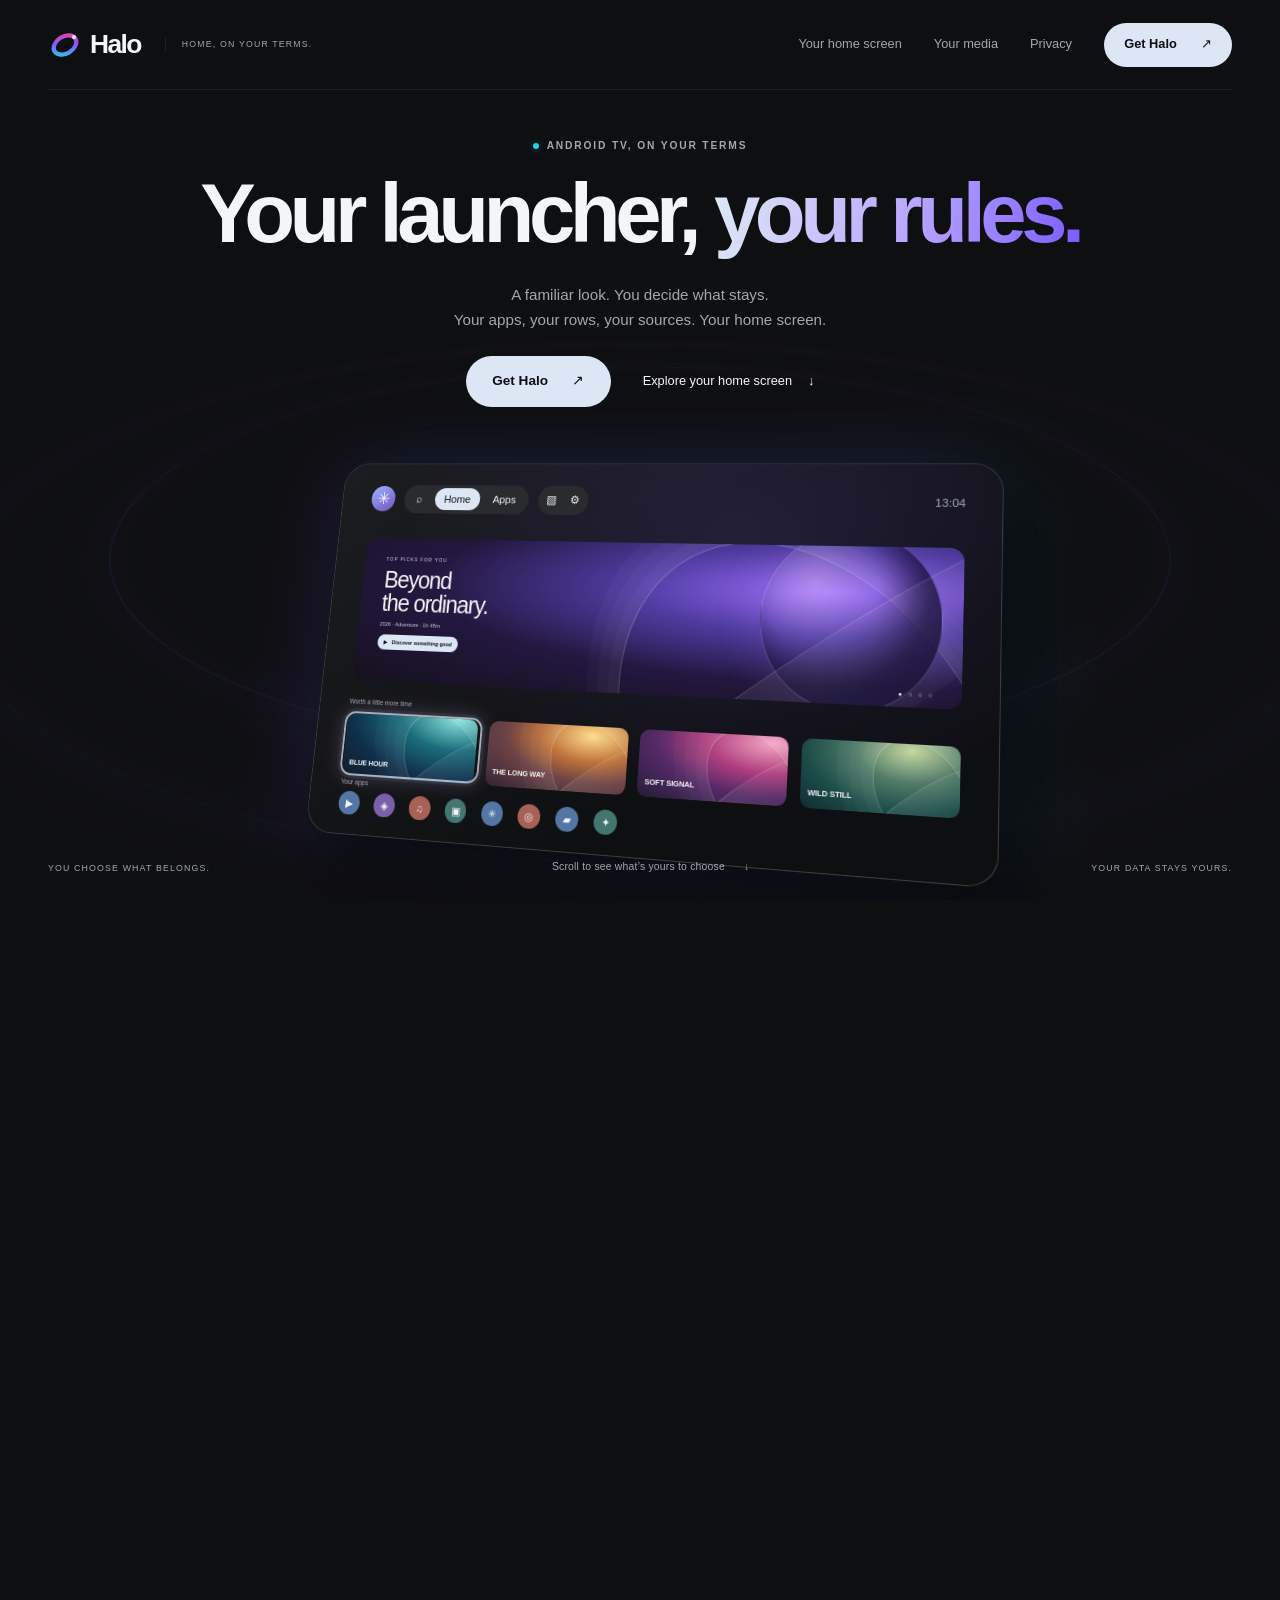
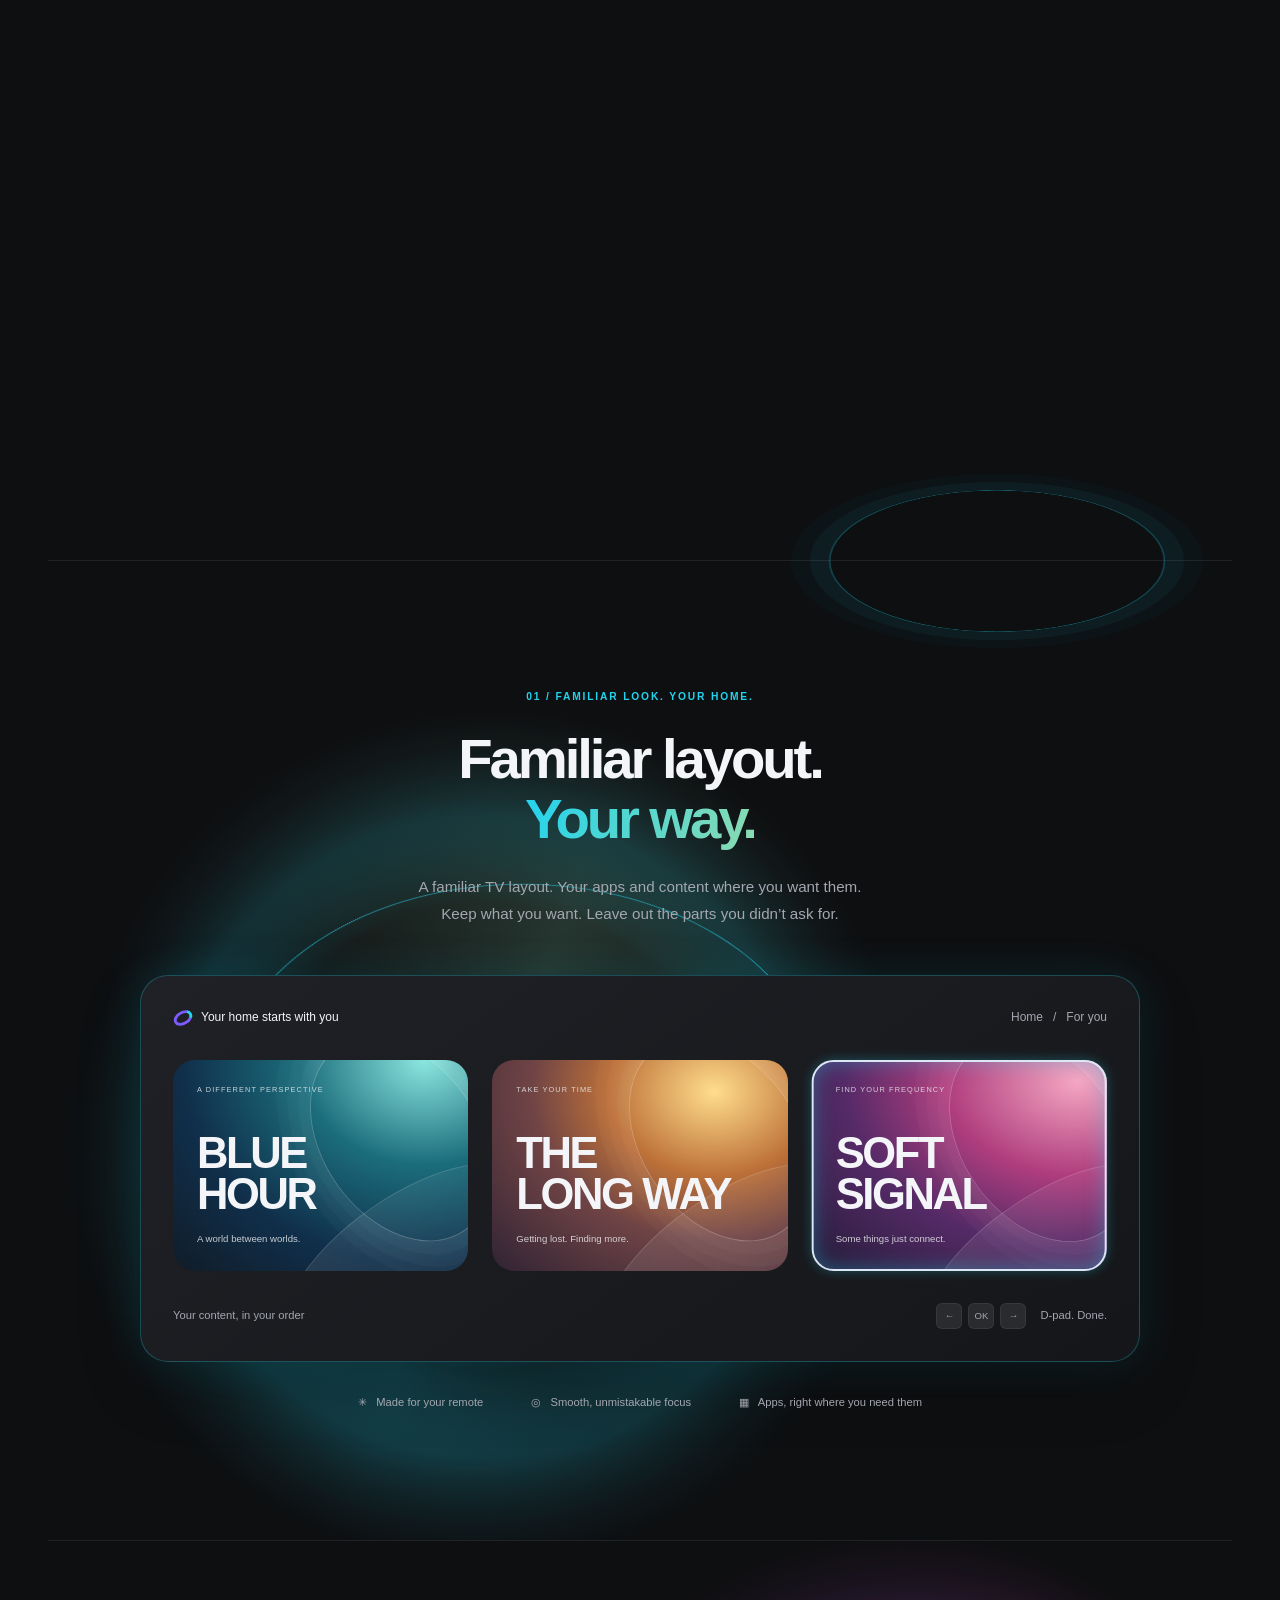
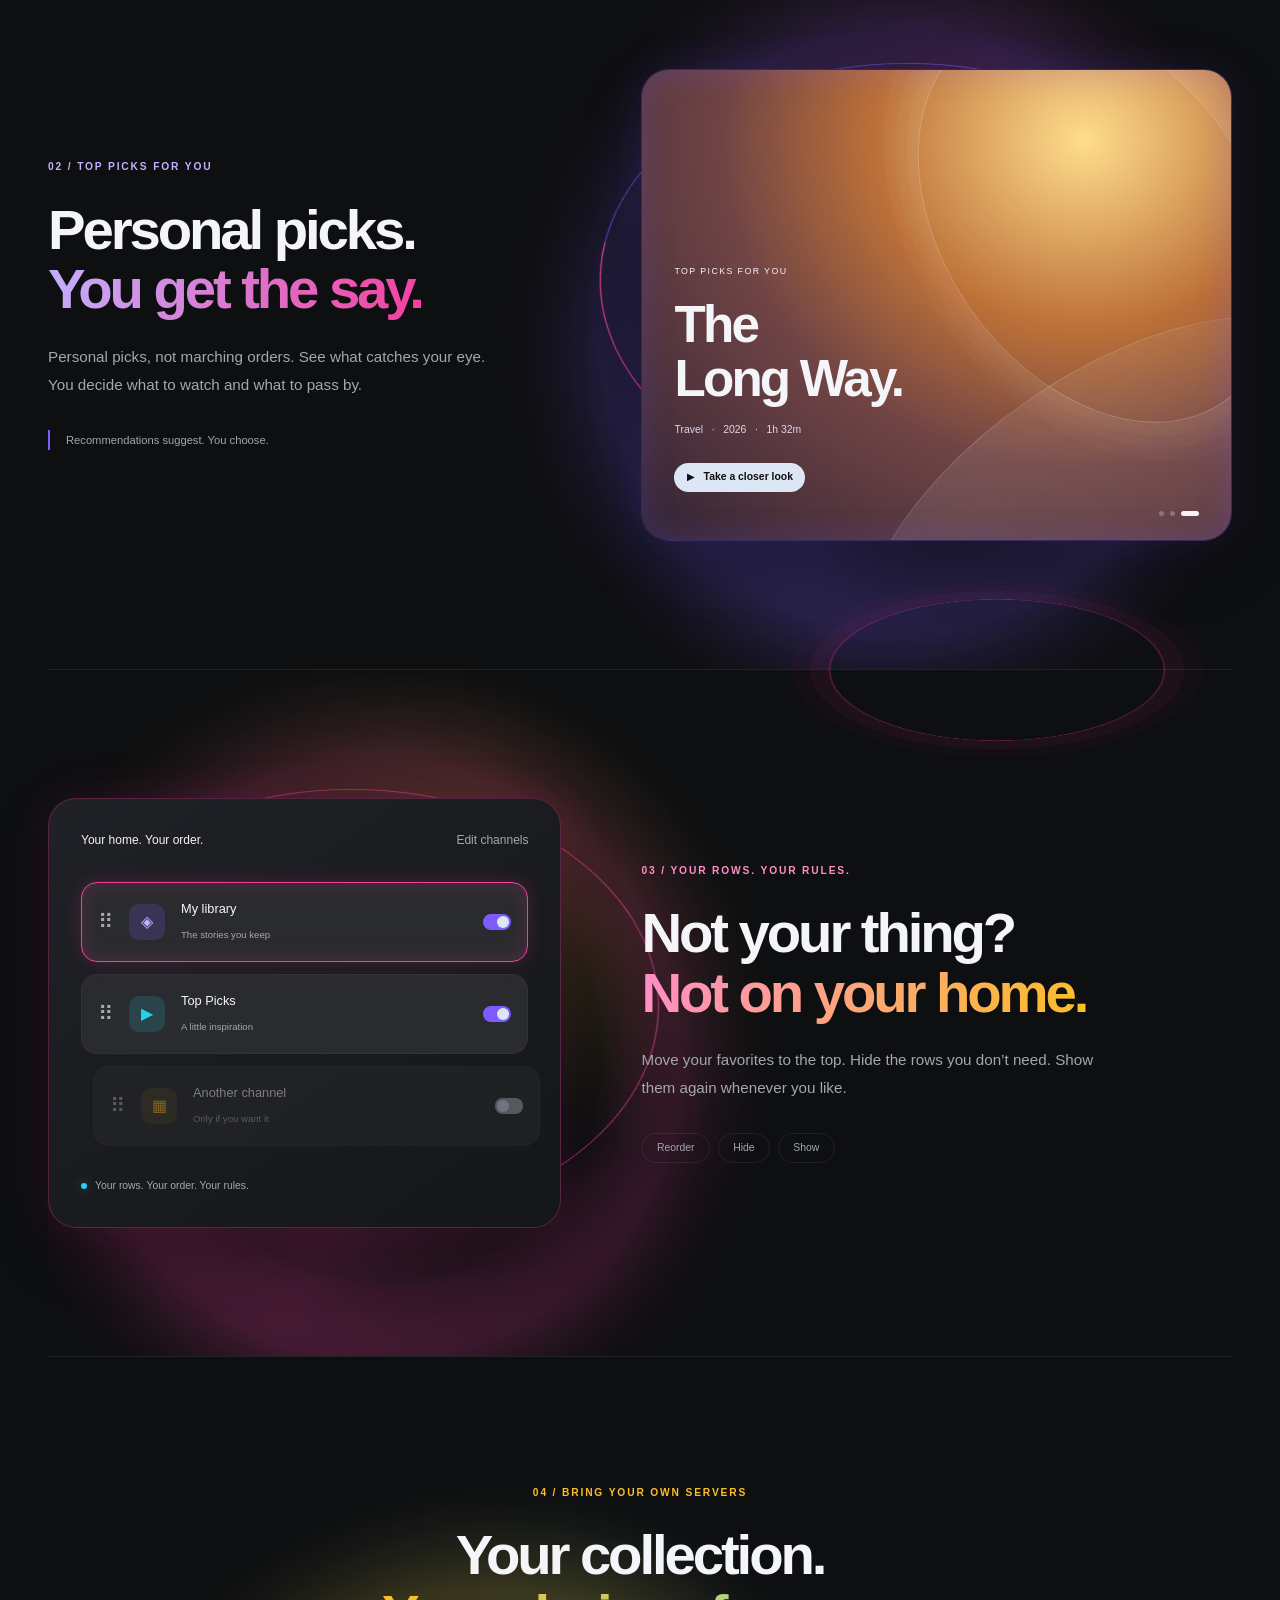
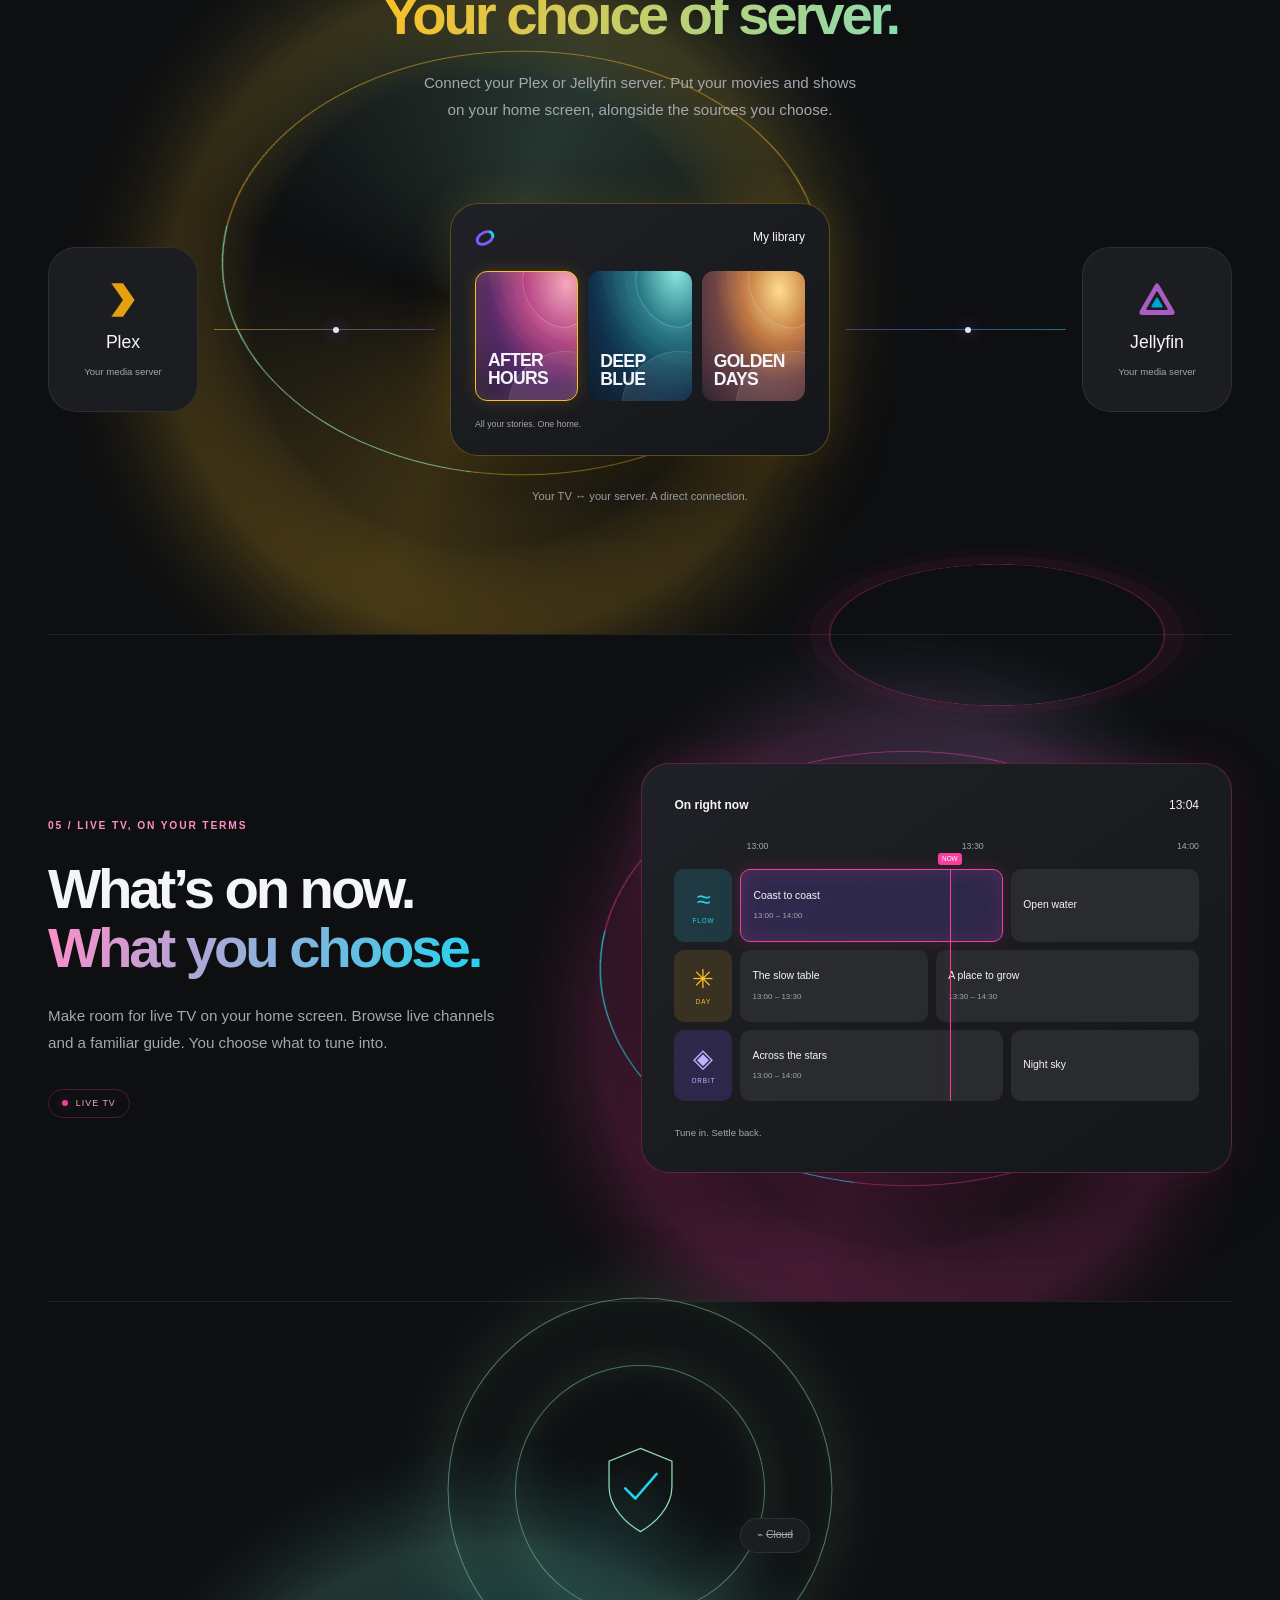
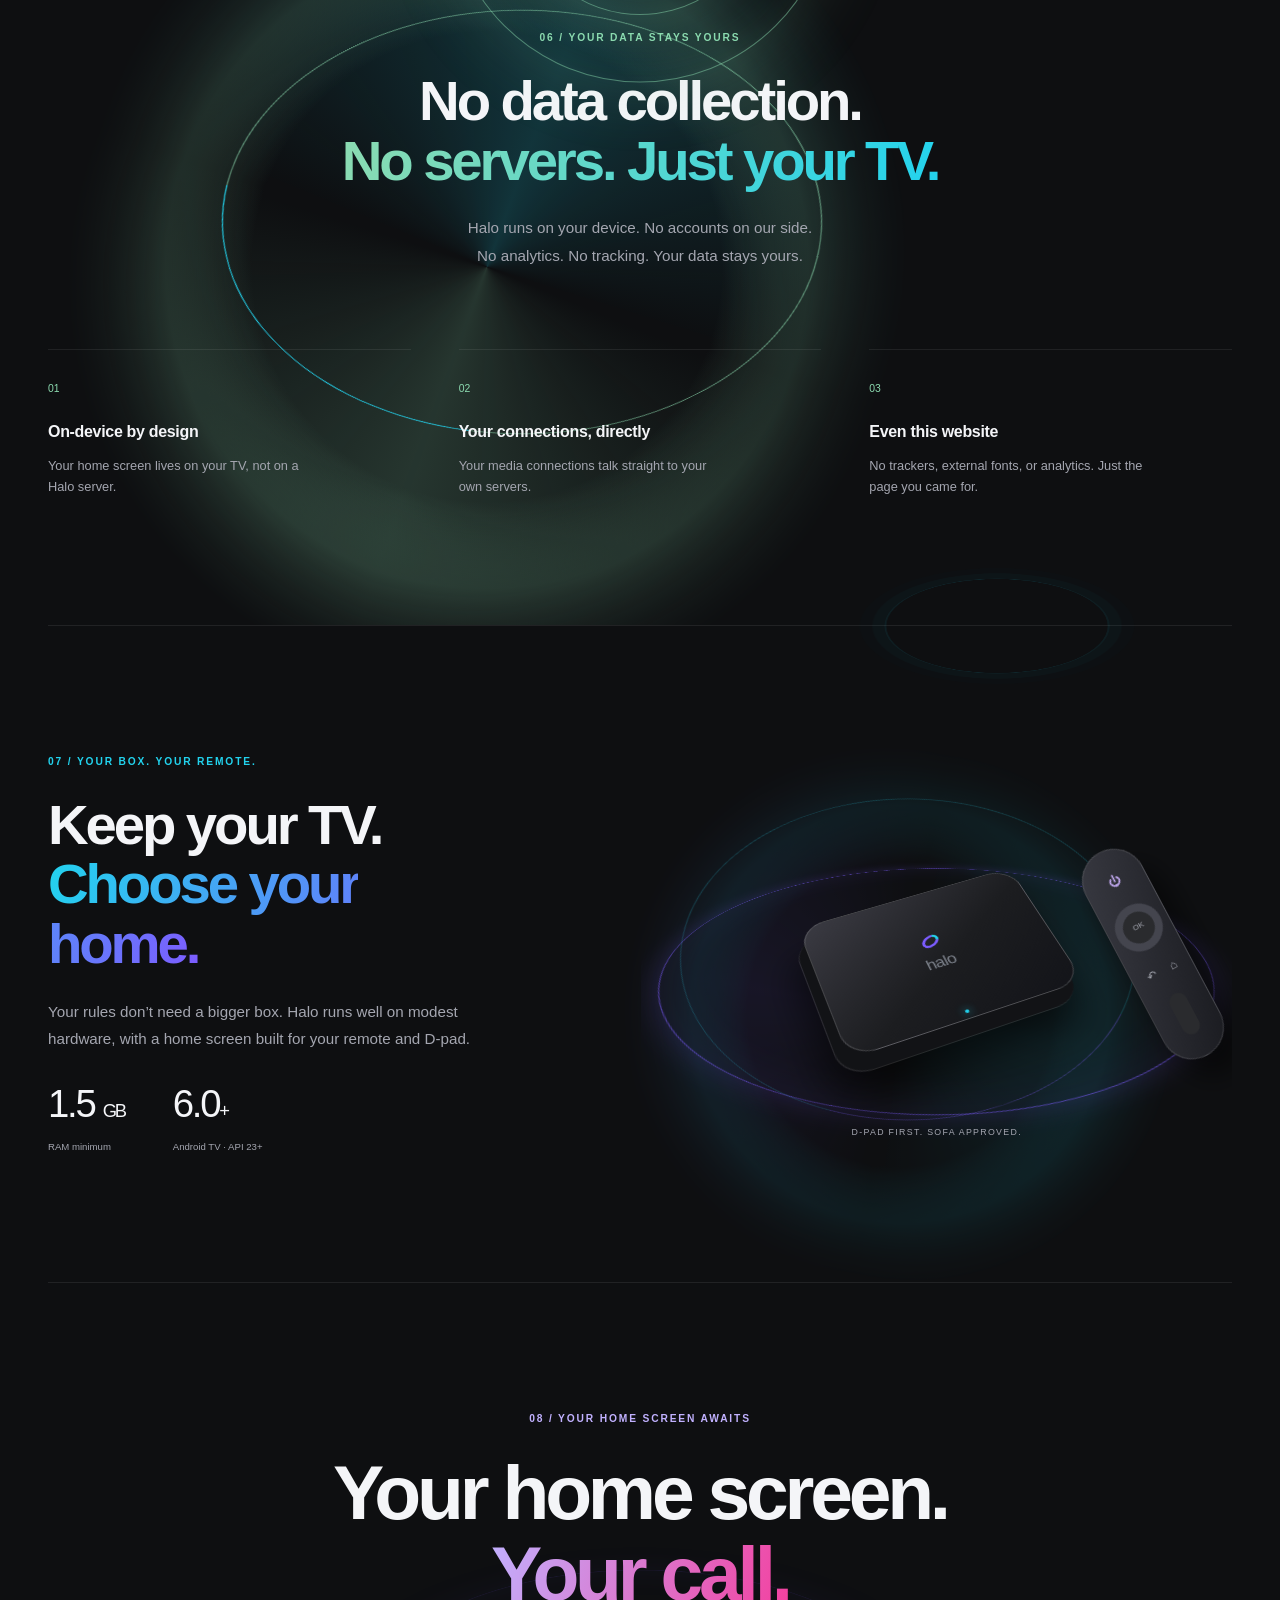
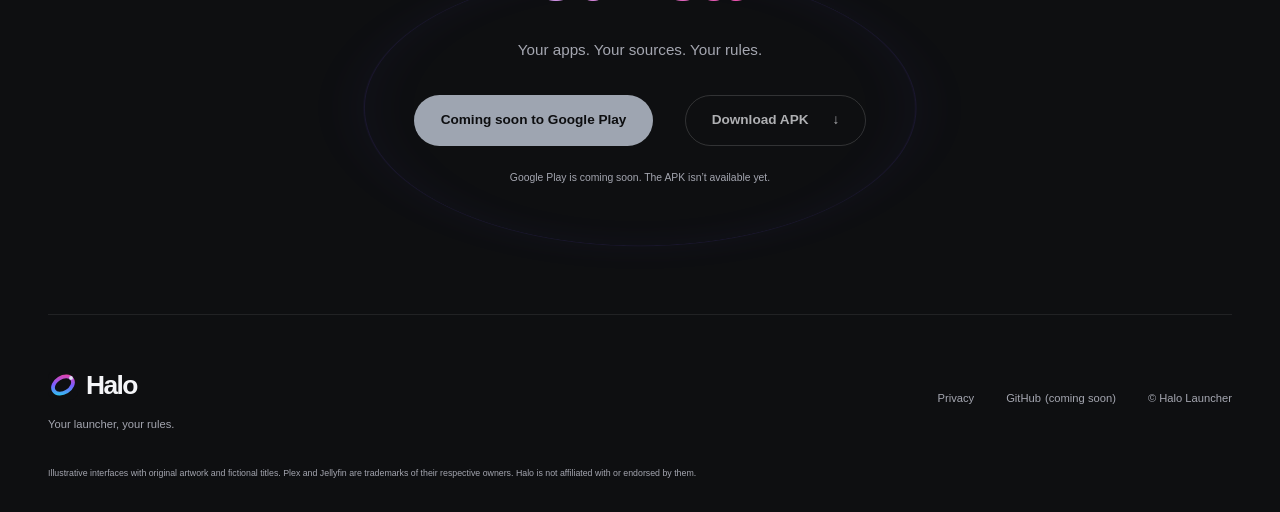
<file: index.html>
<!doctype html>
<html lang="en">
<head>
  <meta charset="utf-8">
  <meta name="viewport" content="width=device-width, initial-scale=1">
  <meta name="theme-color" content="#0e0f11">
  <meta name="description" content="Your launcher, your rules. A familiar Android TV home screen with your apps, rows, media, and live TV. Your choice. No data collection. No servers.">
  <meta property="og:type" content="website">
  <meta property="og:title" content="Halo — Your launcher, your rules.">
  <meta property="og:description" content="A familiar Android TV home screen. Choose your rows. Bring your media. Keep your data yours.">
  <meta property="og:url" content="https://halolauncher.com/">
  <meta name="twitter:card" content="summary">
  <meta name="twitter:title" content="Halo — Your launcher, your rules.">
  <meta name="twitter:description" content="Your Android TV home screen, on your terms. Choose your rows and sources. No data collection. No servers.">
  <link rel="canonical" href="https://halolauncher.com/">
  <link rel="icon" href="favicon.svg" type="image/svg+xml">
  <link rel="stylesheet" href="assets/css/site.css">
  <script src="assets/js/site.js" defer></script>
  <title>Halo — Your launcher, your rules.</title>
</head>
<body>
  <a class="skip" href="#main">Skip to content</a>
  <header class="site-header">
    <a class="brand" href="#" aria-label="Halo home"><img src="favicon.svg" width="34" height="34" alt="">Halo<span class="brand-caption">HOME, ON YOUR TERMS.</span></a>
    <nav aria-label="Main navigation">
      <button class="menu-button" aria-expanded="false" aria-controls="nav-links">Menu <span aria-hidden="true">＋</span></button>
      <div id="nav-links" class="nav-links"><a href="#features">Your home screen</a><a href="#connections">Your media</a><a href="#privacy">Privacy</a><a class="button button-small" href="#download">Get Halo <span aria-hidden="true">↗</span></a></div>
    </nav>
  </header>
  <main id="main">
    <section class="hero" id="intro" aria-labelledby="hero-title">
      <div class="hero-sticky">
        <div class="hero-copy">
          <p class="eyebrow"><span class="status-dot"></span> ANDROID TV, ON YOUR TERMS</p>
          <h1 id="hero-title">Your launcher,<br class="mobile-break"> <span>your rules.</span></h1>
          <p>A familiar look. You decide what stays.<br>Your apps, your rows, your sources. Your home screen.</p>
          <div class="actions"><a class="button" href="#download">Get Halo <span aria-hidden="true">↗</span></a><a class="text-link" href="#features">Explore your home screen <span aria-hidden="true">↓</span></a></div>
        </div>
        <div class="hero-stage" role="img" aria-label="Stylized Halo TV home screen with navigation, a Top Picks carousel, content cards, and apps. Scroll to see its six layers separate.">
          <div class="orbit orbit-one"></div><div class="orbit orbit-two"></div>
          <div class="tv-stack">
            <div class="tv-layer backdrop-layer" style="--layer:0"><div class="ambient"></div></div>
            <div class="tv-layer nav-layer" style="--layer:1"><div class="tv-topbar"><span class="avatar">✳</span><div class="tv-pills"><span>⌕</span><b>Home</b><span>Apps</span></div><div class="tv-pills tools"><span>▧</span><span>⚙</span></div><time>13:04</time></div></div>
            <div class="tv-layer picks-layer" style="--layer:2"><div class="tv-pick art art-violet"><div class="pick-text"><small>TOP PICKS FOR YOU</small><strong>Beyond<br>the ordinary.</strong><span>2026 · Adventure · 1h 48m</span><div class="mini-button">▶ &nbsp; Discover something good</div></div><div class="art-orb"></div><div class="tiny-dots">● ○ ○ ○</div></div></div>
            <div class="tv-layer rows-layer" style="--layer:3"><div class="tv-row"><small>Worth a little more time</small><div class="mini-cards"><div class="art art-cyan"><span>BLUE HOUR</span></div><div class="art art-amber"><span>THE LONG WAY</span></div><div class="art art-pink"><span>SOFT SIGNAL</span></div><div class="art art-green"><span>WILD STILL</span></div></div></div></div>
            <div class="tv-layer apps-layer" style="--layer:4"><div class="tv-apps"><small>Your apps</small><div class="app-icons"><i>▶</i><i>◈</i><i>♫</i><i>▣</i><i>✳</i><i>◎</i><i>▰</i><i>✦</i></div></div></div>
            <div class="tv-layer focus-layer" style="--layer:5"><div class="hero-focus"></div></div>
          </div>
          <div class="stack-labels" aria-hidden="true"><span class="layer-label" data-number="01">01 / Your home screen</span><span class="layer-label" data-number="02">02 / A familiar layout</span><span class="layer-label" data-number="03">03 / Picks on your terms</span><span class="layer-label" data-number="04">04 / Your rows, your order</span><span class="layer-label" data-number="05">05 / Your apps nearby</span><span class="layer-label" data-number="06">06 / Your remote leads</span></div>
        </div>
        <div class="hero-bottom"><span>YOU CHOOSE WHAT BELONGS.</span><span class="scroll-cue">Scroll to see what’s yours to choose <span aria-hidden="true">↓</span></span><span>YOUR DATA STAYS YOURS.</span></div>
      </div>
    </section>

    <section id="features" class="feature home-feature" data-progress aria-labelledby="home-title">
      <div class="feature-halo" aria-hidden="true"></div><div class="halo-divider" aria-hidden="true"></div>
      <div class="section-heading"><p class="eyebrow">01 / FAMILIAR LOOK. YOUR HOME.</p><h2 id="home-title">Familiar layout.<br><span>Your way.</span></h2><p>A familiar TV layout. Your apps and content where you want them.<br class="desktop-break"> Keep what you want. Leave out the parts you didn’t ask for.</p></div>
      <div class="home-demo demo-panel" role="img" aria-label="Content row demonstration: focus moves smoothly between Blue Hour, The Long Way, and Soft Signal as you scroll.">
        <div class="demo-topline"><span><span class="mini-halo"></span> Your home starts with you</span><span class="muted">Home &nbsp; / &nbsp; For you</span></div>
        <div class="home-cards"><div class="poster art art-cyan"><span class="poster-kicker">A DIFFERENT PERSPECTIVE</span><strong>BLUE<br>HOUR</strong><small>A world between worlds.</small></div><div class="poster art art-amber"><span class="poster-kicker">TAKE YOUR TIME</span><strong>THE<br>LONG WAY</strong><small>Getting lost. Finding more.</small></div><div class="poster art art-pink"><span class="poster-kicker">FIND YOUR FREQUENCY</span><strong>SOFT<br>SIGNAL</strong><small>Some things just connect.</small></div><div class="moving-focus"></div></div>
        <div class="home-demo-footer"><span>Your content, in your order</span><div class="remote-hint"><kbd>←</kbd><kbd>OK</kbd><kbd>→</kbd><span>D-pad. Done.</span></div></div>
      </div>
      <div class="feature-notes"><span>✳ &nbsp; Made for your remote</span><span>◎ &nbsp; Smooth, unmistakable focus</span><span>▦ &nbsp; Apps, right where you need them</span></div>
    </section>

    <section class="feature split picks-feature" id="top-picks" data-progress aria-labelledby="picks-title">
      <div class="feature-halo" aria-hidden="true"></div>
      <div class="feature-copy"><p class="eyebrow">02 / TOP PICKS FOR YOU</p><h2 id="picks-title">Personal picks.<br><span>You get the say.</span></h2><p>Personal picks, not marching orders. See what catches your eye. You decide what to watch and what to pass by.</p><p class="detail-note">Recommendations suggest. You choose.</p></div>
      <div class="carousel-demo demo-panel" role="img" aria-label="Top Picks carousel advances between invented titles Beyond the Ordinary, Blue Hour, and The Long Way as you scroll.">
        <div class="carousel-track"><article class="carousel-slide art art-violet"><div class="art-orb"></div><div class="slide-copy"><small>TOP PICKS FOR YOU</small><h3>Beyond the<br>ordinary.</h3><p>Adventure &nbsp; · &nbsp; 2026 &nbsp; · &nbsp; 1h 48m</p><span class="mini-button">▶ &nbsp; Take a closer look</span></div></article><article class="carousel-slide art art-cyan"><div class="slide-copy"><small>TOP PICKS FOR YOU</small><h3>Blue<br>Hour.</h3><p>Discovery &nbsp; · &nbsp; 2026 &nbsp; · &nbsp; 52m</p><span class="mini-button">▶ &nbsp; Take a closer look</span></div></article><article class="carousel-slide art art-amber"><div class="slide-copy"><small>TOP PICKS FOR YOU</small><h3>The<br>Long Way.</h3><p>Travel &nbsp; · &nbsp; 2026 &nbsp; · &nbsp; 1h 32m</p><span class="mini-button">▶ &nbsp; Take a closer look</span></div></article></div>
        <div class="carousel-dots"><i></i><i></i><i></i></div>
      </div>
    </section>

    <section class="feature split channels-feature" id="channels" data-progress aria-labelledby="channels-title">
      <div class="feature-halo" aria-hidden="true"></div><div class="halo-divider" aria-hidden="true"></div>
      <div class="channel-demo demo-panel" role="img" aria-label="Editable channels demonstration. A personal library moves to the top, while an unwanted row is hidden.">
        <div class="demo-topline"><span>Your home. Your order.</span><span class="muted">Edit channels</span></div>
        <div class="channel-rows"><div class="channel-row channel-a"><span class="drag-handle">⠿</span><span class="row-icon violet">◈</span><div><strong>My library</strong><small>The stories you keep</small></div><span class="toggle on"></span></div><div class="channel-row channel-b"><span class="drag-handle">⠿</span><span class="row-icon cyan">▶</span><div><strong>Top Picks</strong><small>A little inspiration</small></div><span class="toggle on"></span></div><div class="channel-row channel-c"><span class="drag-handle">⠿</span><span class="row-icon amber">▦</span><div><strong>Another channel</strong><small>Only if you want it</small></div><span class="toggle off"></span></div></div>
        <div class="saved-note"><span class="status-dot"></span> Your rows. Your order. Your rules.</div>
      </div>
      <div class="feature-copy"><p class="eyebrow">03 / YOUR ROWS. YOUR RULES.</p><h2 id="channels-title">Not your thing?<br><span>Not on your home.</span></h2><p>Move your favorites to the top. Hide the rows you don’t need. Show them again whenever you like.</p><div class="inline-tags"><span>Reorder</span><span>Hide</span><span>Show</span></div></div>
    </section>

    <section class="feature connections-feature" id="connections" data-progress aria-labelledby="connections-title">
      <div class="feature-halo" aria-hidden="true"></div>
      <div class="section-heading"><p class="eyebrow">04 / BRING YOUR OWN SERVERS</p><h2 id="connections-title">Your collection.<br><span>Your choice of server.</span></h2><p>Connect your Plex or Jellyfin server. Put your movies and shows<br class="desktop-break"> on your home screen, alongside the sources you choose.</p></div>
      <div class="connection-diagram" role="img" aria-label="Plex and Jellyfin connect directly to Halo, bringing your personal media libraries to your TV.">
        <div class="provider provider-plex"><img src="assets/img/plex.svg" width="40" height="40" alt=""><strong>Plex</strong><small>Your media server</small></div>
        <div class="connection-wire wire-left"><span></span></div>
        <div class="library-tv demo-panel"><div class="demo-topline"><span class="mini-halo"></span><span>My library</span></div><div class="library-posters"><div class="art art-pink">AFTER<br>HOURS</div><div class="art art-cyan">DEEP<br>BLUE</div><div class="art art-amber">GOLDEN<br>DAYS</div></div><small>All your stories. One home.</small></div>
        <div class="connection-wire wire-right"><span></span></div>
        <div class="provider provider-jellyfin"><img src="assets/img/jellyfin.svg" width="40" height="40" alt=""><strong>Jellyfin</strong><small>Your media server</small></div>
      </div>
      <p class="diagram-caption">Your TV ↔ your server. A direct connection.</p>
    </section>

    <section class="feature split live-feature" id="live-tv" data-progress aria-labelledby="live-title">
      <div class="feature-halo" aria-hidden="true"></div><div class="halo-divider" aria-hidden="true"></div>
      <div class="feature-copy"><p class="eyebrow">05 / LIVE TV, ON YOUR TERMS</p><h2 id="live-title">What’s on now.<br><span>What you choose.</span></h2><p>Make room for live TV on your home screen. Browse live channels and a familiar guide. You choose what to tune into.</p><span class="live-badge"><span class="status-dot"></span> LIVE TV</span></div>
      <div class="epg demo-panel" role="img" aria-label="Illustrative live TV guide with three invented channels. A now indicator moves across programs as you scroll.">
        <div class="demo-topline"><strong>On right now</strong><span>13:04</span></div><div class="epg-times"><span>13:00</span><span>13:30</span><span>14:00</span></div><div class="epg-body"><div class="epg-row"><span class="station cyan">≈<small>FLOW</small></span><div class="program current">Coast to coast<small>13:00 – 14:00</small></div><div class="program">Open water</div></div><div class="epg-row"><span class="station amber">✳<small>DAY</small></span><div class="program">The slow table<small>13:00 – 13:30</small></div><div class="program">A place to grow<small>13:30 – 14:30</small></div></div><div class="epg-row"><span class="station violet">◈<small>ORBIT</small></span><div class="program">Across the stars<small>13:00 – 14:00</small></div><div class="program">Night sky</div></div><div class="now-line"><span>NOW</span></div></div><p class="epg-caption">Tune in. Settle back.</p>
      </div>
    </section>

    <section class="feature privacy-feature" id="privacy" data-progress aria-labelledby="privacy-title">
      <div class="feature-halo" aria-hidden="true"></div>
      <div class="privacy-visual" aria-hidden="true"><div class="privacy-ring ring-outer"></div><div class="privacy-ring ring-inner"></div><svg class="shield" viewBox="0 0 100 110" fill="none"><path d="M50 6 87 21v30c0 25-21 44-37 53C34 95 13 76 13 51V21Z"/><path class="shield-check" d="m32 53 12 12 25-29"/></svg><span class="privacy-satellite">⌁ <s>Cloud</s></span></div>
      <div class="section-heading"><p class="eyebrow">06 / YOUR DATA STAYS YOURS</p><h2 id="privacy-title">No data collection.<br><span>No servers. Just your TV.</span></h2><p>Halo runs on your device. No accounts on our side.<br class="desktop-break"> No analytics. No tracking. Your data stays yours.</p></div>
      <div class="privacy-facts"><div><span>01</span><h3>On-device by design</h3><p>Your home screen lives on your TV, not on a Halo server.</p></div><div><span>02</span><h3>Your connections, directly</h3><p>Your media connections talk straight to your own servers.</p></div><div><span>03</span><h3>Even this website</h3><p>No trackers, external fonts, or analytics. Just the page you came for.</p></div></div>
    </section>

    <section class="feature split hardware-feature" id="any-tv" data-progress aria-labelledby="hardware-title">
      <div class="feature-halo" aria-hidden="true"></div><div class="halo-divider" aria-hidden="true"></div>
      <div class="feature-copy"><p class="eyebrow">07 / YOUR BOX. YOUR REMOTE.</p><h2 id="hardware-title">Keep your TV.<br><span>Choose your home.</span></h2><p>Your rules don’t need a bigger box. Halo runs well on modest hardware, with a home screen built for your remote and D-pad.</p><div class="hardware-specs"><div><strong>1.5 <span>GB</span></strong><small>RAM minimum</small></div><div><strong>6.0<span>+</span></strong><small>Android TV · API 23+</small></div></div></div>
      <div class="hardware-visual" role="img" aria-label="An Android TV box and D-pad remote surrounded by a glowing Halo ring."><div class="hardware-halo"></div><div class="tv-box"><span class="mini-halo"></span><span>halo</span><i></i></div><div class="remote"><span class="remote-power">⏻</span><div class="dpad"><span>OK</span></div><div class="remote-buttons"><span>↶</span><span>⌂</span></div><i></i></div><span class="hardware-label">D-PAD FIRST. SOFA APPROVED.</span></div>
    </section>

    <section class="feature download-feature" id="download" data-progress aria-labelledby="download-title"><div class="download-orbit" aria-hidden="true"></div><p class="eyebrow">08 / YOUR HOME SCREEN AWAITS</p><h2 id="download-title">Your home screen.<br><span>Your call.</span></h2><p>Your apps. Your sources. Your rules.</p><div class="actions"><a class="button unavailable" href="#" aria-disabled="true">Coming soon to Google Play</a><a class="button button-outline unavailable" href="#" aria-disabled="true">Download APK <span aria-hidden="true">↓</span></a></div><p class="availability-note">Google Play is coming soon. The APK isn’t available yet.</p></section>
  </main>
  <footer class="site-footer"><div><a class="brand" href="#" aria-label="Halo home"><img src="favicon.svg" width="30" height="30" alt="">Halo</a><p>Your launcher, your rules.</p></div><div class="footer-links"><a href="#privacy">Privacy</a><a class="unavailable" href="#" aria-disabled="true">GitHub <span class="muted">(coming soon)</span></a><span>© Halo Launcher</span></div><p class="legal-note">Illustrative interfaces with original artwork and fictional titles. Plex and Jellyfin are trademarks of their respective owners. Halo is not affiliated with or endorsed by them.</p></footer>
</body>
</html>
</file>
<file: assets/css/site.css>
/* Site tokens. The TV palette is shared by every illustrative interface. */
:root {
  color-scheme: dark;
  --bg: #0e0f11;
  --surface: #1c1d20;
  --surface-raised: #2a2b2e;
  --text: #f4f5f8;
  --muted: #a4a6b0;
  --subtle: #a4a6b0;
  --selected: #dce6f5;
  --violet: #7c5cff;
  --cyan: #22d3ee;
  --pink: #f43f9e;
  --amber: #fbbf24;
  --green: #8cdbb0;
  --line: #ffffff14;
  --radius: 28px;
  --pill: 999px;
  --space-1: .5rem;
  --space-2: 1rem;
  --space-3: 1.5rem;
  --space-4: 2rem;
  --space-5: 3rem;
  --space-6: 5rem;
  --space-7: 8rem;
  --body: 1rem;
  --small: .75rem;
  --heading: clamp(2.35rem, 4.4vw, 4.2rem);
  --page: min(1200px, calc(100% - 96px));
  --accent: var(--cyan);
  --accent-end: var(--green);
  --accent-ink: var(--cyan);
  --halo-opacity: .38;
  font-family: -apple-system, BlinkMacSystemFont, "Segoe UI", sans-serif;
  font-synthesis: none;
  background: var(--bg);
  color: var(--text);
}
* { box-sizing: border-box; }
html { scroll-behavior: smooth; scroll-padding-top: 100px; }
body { margin: 0; font-size: var(--body); line-height: 1.6; }
::selection { background: var(--violet); color: var(--text); }
a { color: inherit; text-decoration: none; }
button { font: inherit; color: inherit; }
a, button { -webkit-tap-highlight-color: transparent; }
a:focus-visible, button:focus-visible { outline: 2px solid var(--cyan); outline-offset: 6px; }
img, svg { display: block; max-width: 100%; }
h1, h2, h3, p { margin: 0; }
h1, h2, h3 { line-height: 1.06; font-weight: 550; letter-spacing: -.055em; text-wrap: balance; }
h2 { font-size: var(--heading); }
h2 span { color: var(--muted); }
p { text-wrap: pretty; }
.muted { color: var(--muted); }
.skip { position: fixed; top: -100px; left: var(--space-2); z-index: 100; background: var(--selected); color: var(--bg); padding: var(--space-2); border-radius: var(--radius); }
.skip:focus { top: var(--space-2); }
.site-header { width: var(--page); height: 90px; margin: auto; display: flex; align-items: center; justify-content: space-between; position: sticky; top: 0; z-index: 20; border-bottom: 1px solid var(--line); background: var(--bg); }
.brand { display: inline-flex; align-items: center; gap: var(--space-1); font-size: 1.65rem; font-weight: 650; letter-spacing: -.06em; line-height: 1; min-height: 44px; }
.brand-caption { font-size: .55rem; line-height: 1.4; font-weight: 500; letter-spacing: .13em; white-space: nowrap; margin-left: var(--space-2); color: var(--muted); padding-left: var(--space-2); border-left: 1px solid var(--line); }
.nav-links { display: flex; align-items: center; gap: var(--space-4); }
.nav-links > a { font-size: .8rem; color: var(--muted); display: inline-flex; align-items: center; min-height: 44px; }
.nav-links > a:hover, .footer-links a:hover { color: var(--text); }
.button { display: inline-flex; align-items: center; justify-content: center; gap: var(--space-3); border-radius: var(--pill); background: var(--selected); color: var(--bg); padding: .85rem 1.6rem; font-size: .85rem; font-weight: 600; border: 1px solid transparent; min-height: 48px; transition: transform 150ms, background 150ms; }
.button:hover { background: var(--text); transform: translateY(-2px); }
.button:active { transform: translateY(0); }
.nav-links > .button-small { color: var(--bg); padding: .55rem 1.2rem; }
.button-outline { background: transparent; color: var(--text); border-color: #ffffff38; }
.button-outline:hover { background: var(--surface-raised); }
.menu-button { display: none; }
.eyebrow { font-size: .64rem; letter-spacing: .18em; font-weight: 600; line-height: 1.6; color: var(--muted); display: flex; align-items: center; gap: var(--space-1); margin-bottom: var(--space-3); }
.status-dot { width: 6px; height: 6px; border-radius: var(--pill); background: var(--cyan); display: inline-block; box-shadow: 0 0 12px #22d3ee66; flex-shrink: 0; }
.actions { display: flex; align-items: center; justify-content: center; gap: var(--space-4); margin-top: var(--space-4); flex-wrap: wrap; }
.text-link { font-size: .8rem; display: inline-flex; align-items: center; gap: var(--space-2); min-height: 44px; }
.text-link:hover { color: var(--cyan); }
.hero { position: relative; overflow: clip; }
.hero-sticky { position: relative; padding-top: var(--space-5); min-height: 850px; }
.hero-copy { position: relative; text-align: center; z-index: 3; }
.hero-copy .eyebrow { justify-content: center; margin-bottom: var(--space-2); }
h1 { font-size: clamp(3.7rem, 6.5vw, 6.2rem); letter-spacing: -.065em; line-height: 1.05; }
h1 span { background: linear-gradient(100deg, #dce6f5 3%, #bba9ff 52%, #7c5cff 100%); background-clip: text; color: transparent; }
.hero-copy > p:not(.eyebrow) { font-size: .95rem; color: var(--muted); margin-top: var(--space-3); line-height: 1.65; }
.hero-copy .actions { margin-top: var(--space-3); }
.mobile-break { display: none; }
.hero-stage { position: relative; height: clamp(350px, 38vw, 540px); width: 100%; perspective: 1400px; display: grid; place-items: center; isolation: isolate; }
.orbit { width: min(1000px, 90vw); aspect-ratio: 1; border: 1px solid #7c5cff24; border-radius: 50%; position: absolute; pointer-events: none; transform: rotateX(70deg) rotateZ(-25deg); box-shadow: 0 0 100px #7c5cff0d, inset 0 0 80px #7c5cff0a; z-index: -1; }
.orbit-two { width: min(1250px, 105vw); border-color: #22d3ee0c; transform: rotateX(70deg) rotateZ(20deg); }
.tv-stack { position: relative; width: min(760px, 72vw); aspect-ratio: 16 / 9; container-type: inline-size; transform-style: preserve-3d; transform: rotateX(13deg) rotateY(-16deg) rotateZ(4deg); }
.tv-layer { position: absolute; inset: 0; border-radius: var(--radius); transform-style: preserve-3d; pointer-events: none; }
.backdrop-layer { background: var(--bg); border: 1px solid #ffffff32; box-shadow: 20px 35px 65px #0009, -25px 0 80px #7c5cff20, 30px 0 90px #22d3ee14; }
.ambient { position: absolute; inset: 0; overflow: hidden; border-radius: inherit; background: radial-gradient(ellipse at 65% 20%, #7c5cff26, transparent 60%), linear-gradient(145deg, var(--surface), var(--bg) 70%); }
.tv-topbar { position: absolute; top: 6%; left: 5%; right: 5%; display: flex; align-items: center; gap: 1.6cqw; font-size: 1.65cqw; }
.avatar { display: grid; place-items: center; width: 4cqw; height: 4cqw; font-size: 2.5cqw; border-radius: var(--pill); background: linear-gradient(145deg, #9bb5fc, #7452be); }
.tv-pills { display: flex; align-items: center; padding: .5cqw; background: var(--surface-raised); border-radius: var(--pill); gap: .6cqw; }
.tv-pills > * { padding: .4cqw 1.5cqw; font-weight: 500; }
.tv-pills b { border-radius: var(--pill); background: var(--selected); color: var(--bg); }
.tools span { padding: .4cqw .8cqw; }
.tv-topbar time { margin-left: auto; color: var(--muted); }
.tv-pick { position: absolute; top: 21%; left: 5%; right: 5%; height: 39%; border-radius: 2cqw; overflow: hidden; }
.art { position: relative; isolation: isolate; overflow: hidden; background-color: var(--surface); }
.tv-pick.art { position: absolute; }
.art-violet { background: radial-gradient(ellipse at 80% 30%, #9b6df7 0%, #503ca2 28%, #23173f 60%, #15111d); }
.art-cyan { background: radial-gradient(ellipse at 85% 0%, #8ce6df, #1b6d7c 35%, #102f4b 68%, #111c28); }
.art-amber { background: radial-gradient(ellipse at 75% 15%, #ffdd8d, #bd7138 33%, #704445 58%, #302334); }
.art-pink { background: radial-gradient(ellipse at 90% 10%, #f5a7c2, #af3d7e 35%, #552a67 62%, #241c38); }
.art-green { background: radial-gradient(ellipse at 70% 10%, #c7d8a1, #527c69 35%, #1c4d49 68%, #112b30); }
.art::before { content: ""; position: absolute; width: 75%; aspect-ratio: 1; border-radius: 50%; border: 1px solid #ffffff42; box-shadow: 0 0 0 14px #ffffff06, 0 0 0 28px #ffffff06, 0 0 0 42px #ffffff06; right: -15%; top: -15%; z-index: -1; transform: rotate(-35deg) scaleX(.7); }
.art::after { content: ""; position: absolute; width: 100%; height: 65%; background: linear-gradient(145deg, #ffffff1c, #ffffff00); border-top: 1px solid #ffffff25; border-radius: 50%; transform: rotate(-35deg); right: -30%; bottom: -30%; z-index: -1; }
.art-orb { position: absolute; height: 115%; aspect-ratio: 1; right: 3%; top: -10%; border-radius: 50%; background: radial-gradient(circle at 30% 30%, #f4d6ff55, #a98ce722 35%, #1c143a99 65%); border: 1px solid #d5b1ff33; box-shadow: inset -20px -20px 35px #120a3499, 0 0 50px #c6a0ff20; z-index: -1; }
.pick-text { position: absolute; top: 12%; left: 4%; display: flex; flex-direction: column; align-items: flex-start; gap: .8cqw; }
.pick-text small { font-size: .75cqw; letter-spacing: .2em; color: #e3d9fa; }
.pick-text strong { font-size: 3.6cqw; line-height: 1; font-weight: 500; letter-spacing: -.05em; }
.pick-text > span { font-size: .85cqw; color: #d4c9e7; }
.mini-button { padding: .6em 1.2em; border-radius: var(--pill); display: inline-flex; align-items: center; background: var(--selected); color: var(--bg); font-size: .8cqw; font-weight: 600; }
.tiny-dots { position: absolute; bottom: 5%; right: 4%; font-size: .9cqw; letter-spacing: .3em; color: var(--selected); }
.tv-row { position: absolute; top: 64%; left: 5%; right: 5%; }
.tv-row > small, .tv-apps > small { display: block; font-size: 1cqw; margin-bottom: 1cqw; color: var(--muted); }
.mini-cards { display: grid; grid-template-columns: repeat(4, 1fr); gap: 1.8cqw; }
.mini-cards > div { aspect-ratio: 2.3; border-radius: 1.4cqw; display: flex; align-items: flex-end; padding: 1cqw; }
.mini-cards span { font-size: 1.1cqw; font-weight: 600; letter-spacing: -.02em; }
.tv-apps { position: absolute; top: 85%; left: 5%; right: 5%; }
.tv-apps > small { margin-bottom: .6cqw; }
.app-icons { display: flex; gap: 2.3cqw; }
.app-icons i { width: 3.4cqw; height: 3.4cqw; font-size: 1.5cqw; font-style: normal; display: grid; place-items: center; border-radius: var(--pill); background: #5376a4; color: var(--text); }
.app-icons i:nth-child(2n) { background: #7960a8; }.app-icons i:nth-child(3n) { background: #a76256; }.app-icons i:nth-child(4n) { background: #437671; }
.hero-focus { position: absolute; top: 68%; left: 4.5%; width: 22.3%; height: 16.7%; border-radius: 1.7cqw; border: 2px solid #dce6f5bb; box-shadow: 0 0 20px #c6b1ff44, 0 0 0 3px #ffffff0d; }
.stack-labels { position: absolute; bottom: 7%; width: var(--page); max-width: 850px; display: grid; grid-template-columns: repeat(3, minmax(0, 1fr)); gap: var(--space-1); text-align: center; pointer-events: none; }
.layer-label { padding: var(--space-1); border: 1px solid var(--line); border-radius: var(--pill); background: var(--bg); font-size: 10px; letter-spacing: .08em; text-transform: uppercase; color: var(--text); opacity: 0; white-space: nowrap; }
.layer-label::before { content: ""; width: 24px; height: 1px; background: var(--violet); display: inline-block; vertical-align: middle; margin-right: var(--space-1); }
.hero-bottom { width: var(--page); display: flex; align-items: center; justify-content: space-between; margin: auto; position: relative; z-index: 3; padding-bottom: var(--space-3); font-size: .55rem; letter-spacing: .13em; color: var(--subtle); }
.scroll-cue { color: var(--muted); letter-spacing: .02em; font-size: .65rem; }.scroll-cue span { margin-left: var(--space-2); }
.feature { width: var(--page); margin: auto; padding: var(--space-7) 0; border-top: 1px solid var(--line); position: relative; isolation: isolate; --progress: 0; }
.home-feature { --accent: var(--cyan); --accent-end: var(--green); --accent-ink: var(--cyan); }
.picks-feature { --accent: var(--violet); --accent-end: var(--pink); --accent-ink: #c1b1ff; }
.channels-feature { --accent: var(--pink); --accent-end: var(--amber); --accent-ink: #ff8dc8; }
.connections-feature { --accent: var(--amber); --accent-end: var(--green); --accent-ink: var(--amber); }
.live-feature { --accent: var(--pink); --accent-end: var(--cyan); --accent-ink: #ff8dc8; }
.privacy-feature { --accent: var(--green); --accent-end: var(--cyan); --accent-ink: var(--green); }
.hardware-feature { --accent: var(--cyan); --accent-end: var(--violet); --accent-ink: var(--cyan); }
.download-feature { --accent: var(--violet); --accent-end: var(--pink); --accent-ink: #c1b1ff; }
.feature .eyebrow { color: var(--accent-ink); }
.feature h2 span { color: var(--accent-ink); background: linear-gradient(110deg, var(--accent-ink), var(--accent-end)); background-clip: text; -webkit-text-fill-color: transparent; }
/* Decorative halos live in their own clipped plane, never over the copy. */
.feature-halo { position: absolute; inset: 0; z-index: -1; overflow: clip; pointer-events: none; }
.feature-halo::before { content: ""; position: absolute; width: min(90%, 760px); aspect-ratio: 1; left: 5%; top: 20%; border-radius: 50%; background: radial-gradient(ellipse, transparent 38%, color-mix(in srgb, var(--accent) 26%, transparent) 52%, transparent 70%), conic-gradient(from 30deg, transparent, color-mix(in srgb, var(--accent) 20%, transparent), transparent, color-mix(in srgb, var(--accent-end) 20%, transparent), transparent); opacity: var(--halo-opacity); transform: rotate(-20deg) scale(.85); }
.feature-halo::before { mask-image: radial-gradient(circle, #000 40%, transparent 70%); }
.split .feature-halo::before { width: 60%; left: 42%; top: 5%; }
.channels-feature .feature-halo::before { left: -2%; }
.feature-halo::after { content: ""; position: absolute; width: min(65%, 520px); aspect-ratio: 1; left: 18%; top: 28%; border: 1px solid color-mix(in srgb, var(--accent) 65%, transparent); border-bottom-color: var(--accent-end); border-radius: 50%; opacity: var(--halo-opacity); transform: rotateX(45deg) rotate(-25deg); }
.split .feature-halo::after { left: 50%; top: 10%; width: 45%; }
.channels-feature .feature-halo::after { left: 3%; }
.halo-divider { position: absolute; width: min(36%, 280px); aspect-ratio: 1; top: 0; right: 8%; border: 1px solid color-mix(in srgb, var(--accent) 45%, transparent); border-radius: 50%; transform: translateY(-50%) rotateX(65deg); pointer-events: none; z-index: -1; box-shadow: 0 0 0 16px color-mix(in srgb, var(--accent) 5%, transparent), 0 0 0 32px color-mix(in srgb, var(--accent) 3%, transparent); }
.section-heading { text-align: center; max-width: 850px; margin: 0 auto var(--space-5); }
.section-heading .eyebrow { justify-content: center; }
.section-heading > p:not(.eyebrow), .feature-copy > p:not(.eyebrow) { color: var(--muted); font-size: .95rem; line-height: 1.8; margin-top: var(--space-3); }
.demo-panel { background: linear-gradient(145deg, #202126, #151619); border: 1px solid color-mix(in srgb, var(--accent) 28%, transparent); border-radius: var(--radius); box-shadow: 0 24px 64px #0003, 0 0 48px color-mix(in srgb, var(--accent) 12%, transparent); }
.channel-a, .program.current, .library-posters > :first-child { border: 1px solid var(--accent); box-shadow: inset 0 0 22px color-mix(in srgb, var(--accent) 16%, transparent), 0 0 18px color-mix(in srgb, var(--accent) 18%, transparent); }
.carousel-demo::after { content: ""; position: absolute; inset: 0; border-radius: inherit; box-shadow: inset 0 0 32px color-mix(in srgb, var(--accent) 22%, transparent); pointer-events: none; }
.privacy-feature .privacy-ring { border-color: color-mix(in srgb, var(--accent) 50%, transparent); box-shadow: 0 0 70px color-mix(in srgb, var(--accent) 16%, transparent), inset 0 0 50px color-mix(in srgb, var(--accent) 10%, transparent); }
.privacy-feature .shield { stroke: var(--accent-ink); filter: drop-shadow(0 0 20px color-mix(in srgb, var(--accent) 40%, transparent)); }
.privacy-facts > div > span { color: var(--accent-ink); }
.home-demo { padding: var(--space-4); max-width: 1000px; margin: auto; }
.demo-topline { display: flex; align-items: center; justify-content: space-between; gap: var(--space-2); font-size: .75rem; margin-bottom: var(--space-4); }.demo-topline > span:first-child { display: inline-flex; align-items: center; gap: var(--space-1); }
.mini-halo { display: inline-block; width: 20px; height: 14px; border: 3px solid var(--violet); border-right-color: var(--cyan); border-radius: 50%; transform: rotate(-30deg); }
.home-cards { position: relative; display: grid; grid-template-columns: repeat(3, 1fr); gap: var(--space-3); }
.poster { border-radius: 22px; aspect-ratio: 1.4; display: flex; flex-direction: column; justify-content: flex-end; padding: var(--space-3); }
.poster-kicker { font-size: .46rem; letter-spacing: .15em; margin-bottom: auto; color: #f4f5f8cc; }
.poster strong { font-size: clamp(1.2rem, 3.4vw, 3rem); line-height: .95; letter-spacing: -.055em; font-weight: 550; margin-top: var(--space-3); }
.poster small { font-size: .6rem; margin-top: var(--space-2); color: #f4f5f8cc; }
.moving-focus { position: absolute; top: 0; bottom: 0; left: 0; width: calc((100% - 48px) / 3); border-radius: 22px; border: 2px solid var(--selected); box-shadow: inset 0 0 20px color-mix(in srgb, var(--accent) 35%, transparent), 0 0 12px color-mix(in srgb, var(--accent) 30%, transparent); pointer-events: none; }
.home-demo-footer { display: flex; justify-content: space-between; align-items: center; gap: var(--space-2); margin-top: var(--space-4); font-size: .7rem; color: var(--muted); }
.remote-hint { display: flex; align-items: center; gap: 6px; }.remote-hint span { margin-left: var(--space-1); }kbd { background: var(--surface-raised); border: 1px solid #ffffff10; border-radius: 6px; font: inherit; min-width: 26px; height: 26px; display: grid; place-items: center; font-size: .6rem; }
.feature-notes { display: flex; justify-content: center; gap: var(--space-5); margin-top: var(--space-4); color: var(--muted); font-size: .7rem; }
.split { display: grid; grid-template-columns: minmax(0, 1fr) minmax(0, 1.15fr); align-items: center; gap: var(--space-6); }
.split > * { min-width: 0; }
.hardware-visual { overflow: clip; }
.feature-copy { max-width: 460px; }.feature-copy .detail-note { font-size: .7rem!important; border-left: 2px solid var(--violet); padding-left: var(--space-2); margin-top: var(--space-4)!important; }
.carousel-demo { position: relative; overflow: hidden; }
.carousel-track { display: grid; }
.carousel-slide { aspect-ratio: 1.25; }
html:not(.motion) .carousel-dots { display: none; }
.carousel-slide .art-orb { height: 85%; top: -5%; right: -35%; }.slide-copy { position: absolute; inset: auto var(--space-4) var(--space-5); }.slide-copy small { font-size: .55rem; letter-spacing: .16em; }.slide-copy h3 { font-size: clamp(2rem, 4vw, 3.5rem); margin-top: var(--space-2); }.slide-copy p { font-size: .65rem; margin-top: var(--space-2); color: #e1d3ed; }.slide-copy .mini-button { font-size: .65rem; margin-top: var(--space-3); }.carousel-dots { position: absolute; bottom: var(--space-3); right: var(--space-4); display: flex; gap: 6px; }.carousel-dots i { width: 5px; height: 5px; border-radius: var(--pill); background: #ffffff40; }.carousel-dots i:first-child { background: var(--text); width: 18px; }
.channel-demo { padding: var(--space-4); }.channel-rows { display: grid; gap: 12px; position: relative; }.channel-row { display: flex; align-items: center; gap: var(--space-2); background: var(--surface-raised); border: 1px solid #ffffff0a; border-radius: 16px; padding: var(--space-2); height: 80px; }.channel-row strong { display: block; font-size: .8rem; font-weight: 500; }.channel-row small { color: var(--muted); font-size: .6rem; }.drag-handle { color: var(--subtle); font-size: 1.3rem; }.row-icon { width: 36px; height: 36px; border-radius: 10px; display: grid; place-items: center; }.violet { background: #7c5cff30; color: #c1b1ff; }.cyan { background: #22d3ee25; color: var(--cyan); }.amber { background: #fbbf2420; color: var(--amber); }.toggle { width: 28px; height: 16px; border-radius: var(--pill); margin-left: auto; background: #747682; position: relative; flex-shrink: 0; }.toggle::after { content: ""; width: 12px; height: 12px; border-radius: 50%; background: var(--selected); position: absolute; top: 2px; left: 2px; }.toggle.on { background: var(--violet); }.toggle.on::after { transform: translateX(12px); }.saved-note { margin-top: var(--space-4); font-size: .65rem; color: var(--muted); display: flex; align-items: center; gap: var(--space-1); }.inline-tags { display: flex; flex-wrap: wrap; gap: var(--space-1); margin-top: var(--space-4); }.inline-tags span { font-size: .65rem; color: var(--muted); border: 1px solid var(--line); border-radius: var(--pill); padding: .35rem .9rem; }
.connection-diagram { display: grid; grid-template-columns: 150px 1fr 380px 1fr 150px; align-items: center; gap: var(--space-2); margin-top: var(--space-6); }.provider { display: flex; flex-direction: column; align-items: center; gap: var(--space-1); padding: var(--space-4) var(--space-2); border: 1px solid var(--line); border-radius: var(--radius); background: var(--surface); }.provider strong { font-size: 1.1rem; font-weight: 500; }.provider small { color: var(--muted); font-size: .6rem; }.connection-wire { position: relative; height: 1px; background: linear-gradient(90deg, #fbbf2480, #7c5cff80); }.wire-right { background: linear-gradient(90deg, #7c5cff80, #22d3ee80); }.connection-wire span { position: absolute; width: 6px; height: 6px; top: -2px; left: 45%; background: var(--selected); border-radius: var(--pill); box-shadow: 0 0 15px var(--violet); }.library-tv { padding: var(--space-3); }.library-tv .demo-topline { margin-bottom: var(--space-3); }.library-posters { display: grid; grid-template-columns: repeat(3, 1fr); gap: 10px; }.library-posters > div { aspect-ratio: .8; border-radius: 12px; padding: 12px; display: flex; align-items: flex-end; font-size: 1.1rem; line-height: 1; letter-spacing: -.04em; font-weight: 600; }.library-tv > small { display: block; font-size: .55rem; color: var(--muted); margin-top: var(--space-2); }.diagram-caption { font-size: .7rem; color: var(--muted); text-align: center; margin-top: var(--space-4); }
.live-badge { display: inline-flex; align-items: center; gap: var(--space-1); border: 1px solid #f43f9e44; border-radius: var(--pill); padding: .4rem .8rem; font-size: .55rem; letter-spacing: .12em; margin-top: var(--space-4); color: #f5a9cf; }.live-badge .status-dot { background: var(--pink); box-shadow: 0 0 10px #f43f9e66; }.epg { padding: var(--space-4); overflow: hidden; }.epg .demo-topline { margin-bottom: var(--space-3); }.epg-times { display: flex; justify-content: space-between; padding-left: 72px; color: var(--muted); font-size: .55rem; margin-bottom: var(--space-2); }.epg-body { position: relative; }.epg-row { display: grid; grid-template-columns: 58px 1.4fr 1fr; gap: 8px; margin-bottom: 8px; }.epg-row:nth-child(2) { grid-template-columns: 58px 1fr 1.4fr; }.station { display: flex; flex-direction: column; align-items: center; justify-content: center; border-radius: 10px; font-size: 1.6rem; line-height: 1; }.station small { font-size: .4rem; letter-spacing: .14em; margin-top: 6px; }.program { min-width: 0; padding: 18px 12px; border-radius: 10px; background: var(--surface-raised); font-size: .65rem; display: flex; flex-direction: column; justify-content: center; }.program small { font-size: .5rem; color: var(--muted); margin-top: 6px; }.program.current { background: #7c5cff30; border: 1px solid #7c5cff80; }.now-line { position: absolute; top: 0; bottom: 0; left: 43%; width: 1px; background: var(--pink); box-shadow: 0 0 10px #f43f9e40; }.now-line span { position: absolute; top: -16px; left: -12px; font-size: .4rem; padding: 1px 4px; background: var(--pink); border-radius: 3px; color: white; }.epg-caption { color: var(--muted); font-size: .6rem; margin-top: var(--space-3); }
.privacy-feature { padding-top: var(--space-5); }.privacy-visual { position: relative; height: 280px; display: grid; place-items: center; }.privacy-ring { position: absolute; width: 250px; aspect-ratio: 1; border-radius: 50%; border: 1px solid #7c5cff45; box-shadow: 0 0 70px #7c5cff12, inset 0 0 50px #7c5cff10; }.ring-outer { width: 350px; border-color: #7c5cff1c; }.shield { width: 85px; height: 100px; filter: drop-shadow(0 0 20px #7c5cff66); stroke: #b6a4ff; stroke-width: 1.5; }.shield-check { stroke: var(--cyan); stroke-width: 3; stroke-linecap: round; stroke-linejoin: round; }.privacy-satellite { position: absolute; left: calc(50% + 100px); top: 60%; background: var(--surface); border: 1px solid var(--line); border-radius: var(--pill); padding: .5rem 1rem; font-size: .65rem; color: var(--muted); }.privacy-facts { display: grid; grid-template-columns: repeat(3, 1fr); gap: var(--space-5); margin-top: var(--space-6); }.privacy-facts > div { padding-top: var(--space-3); border-top: 1px solid var(--line); }.privacy-facts > div > span { color: #baabf4; font-size: .65rem; }.privacy-facts h3 { font-size: 1rem; letter-spacing: -.02em; margin-top: var(--space-3); }.privacy-facts p { font-size: .8rem; color: var(--muted); margin-top: var(--space-2); max-width: 300px; }
.hardware-specs { display: flex; gap: var(--space-5); margin-top: var(--space-4); }.hardware-specs strong { font-size: 2.4rem; font-weight: 500; letter-spacing: -.06em; line-height: 1; display: block; }.hardware-specs strong span { font-size: 1.15rem; }.hardware-specs small { font-size: .6rem; color: var(--muted); display: block; margin-top: var(--space-2); }.hardware-visual { height: 370px; position: relative; display: grid; place-items: center; perspective: 800px; }.hardware-halo { position: absolute; width: 90%; aspect-ratio: 1; border-radius: 50%; border: 1px solid #7c5cff99; transform: rotateX(65deg) rotateZ(-25deg); box-shadow: 0 0 30px #7c5cff30, inset 0 0 60px #7c5cff15; }.tv-box { width: 240px; height: 170px; border: 1px solid #ffffff30; background: linear-gradient(145deg, #3b3b43, #1c1d20 55%, #131419); border-radius: var(--radius); transform: rotateX(40deg) rotateZ(-22deg); box-shadow: -10px 18px 0 #121316, -11px 19px 0 #ffffff20, -20px 40px 40px #0009; display: flex; flex-direction: column; align-items: center; justify-content: center; gap: var(--space-1); }.tv-box > span:nth-child(2) { font-size: 1.1rem; color: #dce6f580; letter-spacing: -.04em; }.tv-box i { position: absolute; bottom: 6px; width: 4px; height: 4px; background: var(--cyan); border-radius: 50%; box-shadow: 0 0 8px var(--cyan); }.remote { width: 64px; height: 230px; background: linear-gradient(110deg, #383941, #1a1b20); border: 1px solid #ffffff20; border-radius: var(--pill); position: absolute; top: 40px; right: 8%; transform: rotate(-20deg); box-shadow: 10px 25px 30px #0008; padding: 18px 7px; text-align: center; }.remote-power { color: #c2a9f1; font-size: .8rem; }.dpad { width: 48px; height: 48px; display: grid; place-items: center; margin-top: var(--space-2); border: 8px solid #44454e; border-radius: 50%; background: var(--surface-raised); }.dpad span { font-size: .5rem; color: var(--muted); }.remote-buttons { display: flex; justify-content: space-around; margin-top: var(--space-2); color: var(--muted); font-size: .75rem; }.remote > i { display: block; width: 18px; height: 45px; background: var(--surface-raised); border-radius: var(--pill); margin: var(--space-2) auto; }.hardware-label { position: absolute; bottom: 0; font-size: .55rem; letter-spacing: .15em; color: var(--muted); }
.download-feature { text-align: center; padding: var(--space-7) 0 var(--space-7); overflow: hidden; isolation: isolate; }.download-feature .eyebrow { justify-content: center; }.download-feature h2 { font-size: clamp(3rem, 6vw, 5.5rem); }.download-feature > p:not(.eyebrow) { color: var(--muted); margin-top: var(--space-3); font-size: .95rem; }.download-feature > .availability-note { font-size: .65rem!important; color: var(--muted); }.unavailable { cursor: not-allowed; }.button.unavailable { opacity: .7; }.button.unavailable:hover { transform: none; }.download-orbit { position: absolute; width: 650px; height: 650px; left: calc(50% - 325px); top: 100px; z-index: -1; border: 1px solid #7c5cff30; border-radius: 50%; transform: rotateX(60deg); box-shadow: 0 0 80px #7c5cff0d, inset 0 0 80px #7c5cff0d; }
.site-footer { width: var(--page); margin: auto; padding: var(--space-5) 0 var(--space-4); border-top: 1px solid var(--line); display: flex; flex-wrap: wrap; align-items: center; justify-content: space-between; gap: var(--space-4); }.site-footer > div > p { font-size: .7rem; color: var(--muted); margin-top: var(--space-1); }.footer-links { display: flex; gap: var(--space-4); align-items: center; font-size: .7rem; color: var(--muted); flex-wrap: wrap; }.footer-links a { min-height: 44px; display: inline-flex; align-items: center; gap: 4px; }.legal-note { flex-basis: 100%; font-size: .55rem; color: var(--subtle); max-width: 720px; }

/* Motion is an enhancement: default styles above are the complete static site. */
@media (prefers-reduced-motion: no-preference) {
  .motion .hero { height: 230vh; }
  .motion .hero-sticky { position: sticky; top: 90px; height: calc(100svh - 90px); min-height: 650px; display: flex; flex-direction: column; overflow: clip; }
  .motion .hero-copy { transform: translateY(calc(var(--copy-exit, 0) * -35px)); opacity: calc(1 - var(--copy-exit, 0)); }
  .motion .hero-copy[inert] { pointer-events: none; }
  .motion .hero-stage { position: absolute; inset: 0; height: 100%; min-height: 0; padding-top: 30px; }
  .motion .tv-stack { width: min(700px, 72vw, 78svh); transform: translateY(calc((1 - var(--copy-exit, 0)) * 145px)) rotateX(calc(13deg + var(--explode, 0) * 32deg)) rotateY(calc(-16deg - var(--explode, 0) * 4deg)) rotateZ(calc(4deg - var(--explode, 0) * 13deg)) scale(calc(1 - var(--explode, 0) * .18)); }
  .motion .tv-layer { transform: translateZ(calc(var(--explode, 0) * (var(--layer) - 2.5) * 52px)); }
  .motion .tv-layer:not(.backdrop-layer)::before { content: ""; position: absolute; inset: 0; border: 1px solid #b8a5ff55; border-radius: inherit; background: #7c5cff04; opacity: var(--explode, 0); }
  .motion .layer-label { opacity: var(--label-opacity, 0); }
  .motion .hero-bottom { margin: auto auto 0; flex-shrink: 0; }
  .motion .moving-focus { transform: translateX(calc(var(--focus-index, 0) * (100% + 24px))); }
  .motion .feature-halo::before { opacity: calc(.45 + var(--progress) * .5); transform: rotate(calc(-20deg + var(--progress) * 100deg)) scale(calc(.8 + var(--progress) * .35)); }
  .motion .feature-halo::after { opacity: calc(.35 + var(--progress) * .55); transform: rotateX(45deg) rotate(calc(-25deg + var(--progress) * 80deg)) scale(calc(.85 + var(--progress) * .3)); }
  .motion .halo-divider { opacity: calc(.4 + var(--progress) * .5); transform: translateY(-50%) rotateX(65deg) scale(calc(.8 + var(--progress) * .4)); }
  .motion .carousel-demo { aspect-ratio: 1.25; }
  .motion .carousel-track { display: flex; height: 100%; transform: translateX(calc(var(--slide, 0) * -100%)); }
  .motion .carousel-slide { min-width: 100%; height: 100%; aspect-ratio: auto; }
  .motion .carousel-dots i { width: 5px; background: #ffffff40; }.motion .carousel-dots i.active { width: 18px; background: var(--text); }
  .motion .channel-a { position: relative; z-index: 2; border-color: #b8a5ff66; box-shadow: 0 8px 25px #0004; transform: translateY(calc((1 - var(--reorder, 1)) * 92px)) translateX(calc(var(--lift, 0) * -10px)) scale(calc(1 + var(--lift, 0) * .03)); }
  .motion .channel-b { transform: translateY(calc((1 - var(--reorder, 1)) * -92px)); }
  .motion .channel-c { opacity: calc(1 - var(--hide, 0) * .55); transform: translateX(calc(var(--hide, 0) * 12px)); }
  .motion .toggle.off { background: var(--violet); }
  .motion .toggle.off::before { content: ""; position: absolute; inset: 0; border-radius: inherit; background: var(--subtle); opacity: var(--hide, 0); }
  .motion .toggle.off::after { transform: translateX(calc((1 - var(--hide, 0)) * 12px)); }
  .motion .connection-wire span { transform: translateX(calc(var(--progress) * 40px - 20px)); }
  .motion .library-tv { transform: translateY(calc((1 - var(--progress)) * 18px)); }
  .motion .now-line { transform: translateX(calc(var(--progress) * 100px - 50px)); }
  .motion .ring-outer { transform: scale(calc(.8 + var(--progress) * .3)); }
  .motion .ring-inner { transform: scale(calc(.9 + var(--progress) * .1)) rotate(calc(var(--progress) * 30deg)); }
  .motion .shield { transform: translateY(calc((1 - var(--progress)) * 15px)); }
  .motion .hardware-halo { transform: rotateX(65deg) rotateZ(calc(-25deg + var(--progress) * 35deg)); }
  .motion .remote { transform: translateY(calc((1 - var(--progress)) * 30px)) rotate(calc(-28deg + var(--progress) * 12deg)); }
  .motion .download-orbit { transform: rotateX(60deg) scale(calc(.85 + var(--progress) * .2)); }
}
@media (min-width: 1500px) { .hero-sticky { padding-top: var(--space-6); }.tv-stack { width: min(1000px, 66vw); }.hero-stage { height: 560px; } }
@media (max-width: 1000px) {
  :root { --page: calc(100% - 64px); --space-7: 6rem; }
  .brand-caption { display: none; }.nav-links { gap: var(--space-3); }
  .split { gap: var(--space-4); grid-template-columns: minmax(0, 1fr) minmax(0, 1fr); }
  .connection-diagram { grid-template-columns: 120px 1fr minmax(0, 330px) 1fr 120px; gap: var(--space-1); }
  .provider { padding: var(--space-3) var(--space-1); }.provider small { font-size: .5rem; }
  .layer-label { font-size: 8px; }
  .feature-notes { gap: var(--space-3); font-size: .6rem; }
  .poster { padding: var(--space-2); }.poster-kicker { font-size: .4rem; }
  .channel-demo, .epg { padding: var(--space-3); }.channel-row { gap: 10px; padding: 10px; }.channel-row small { font-size: .5rem; }.channel-row strong { font-size: .7rem; }.row-icon { width: 28px; height: 28px; }.program { padding: 15px 8px; font-size: .55rem; }.program small { font-size: .4rem; }
  .tv-box { width: 190px; height: 145px; }.remote { right: 2%; }.privacy-facts { gap: var(--space-4); }
}
@media (max-width: 700px) {
  :root { --page: calc(100% - 40px); --space-7: 4.5rem; --heading: clamp(2.1rem, 8vw, 3.4rem); }
  html { scroll-padding-top: 28px; }
  .site-header { height: 76px; }.brand { font-size: 1.5rem; }.brand img { width: 30px; height: 30px; }
  .nav-links { gap: var(--space-2); }.nav-links > a { font-size: .7rem; }
  .js .menu-button { display: inline-flex; justify-content: space-between; align-items: center; gap: var(--space-3); border: 1px solid var(--line); border-radius: var(--pill); background: var(--surface); padding: 0 var(--space-2); min-height: 44px; font-size: .75rem; cursor: pointer; }
  .js .nav-links { display: none; position: absolute; top: 68px; left: 0; right: 0; padding: var(--space-3); border: 1px solid var(--line); border-radius: 20px; background: var(--surface); box-shadow: 0 20px 60px #0008; }
  .js .nav-links.open { display: flex; flex-direction: column; align-items: stretch; gap: 4px; }.js .nav-links a { padding: var(--space-1) var(--space-2); }.js .nav-links .button { margin-top: var(--space-1); }
  html:not(.js) .site-header { height: auto; min-height: 76px; flex-wrap: wrap; padding: var(--space-2) 0; gap: var(--space-2); }html:not(.js) .nav-links { flex-wrap: wrap; gap: var(--space-2); }html:not(.js) .nav-links .button-small { padding: .4rem .8rem; }
  .hero-sticky { padding-top: var(--space-5); min-height: 700px; }.hero-copy { padding: 0 var(--space-2); }h1 { font-size: clamp(3.3rem, 12vw, 5rem); }.mobile-break { display: block; }.hero-copy .eyebrow { font-size: .53rem; }.hero-copy > p:not(.eyebrow) { font-size: .8rem; margin-top: var(--space-2); }.hero-copy .actions { gap: var(--space-3); }.button { padding: .7rem 1.2rem; font-size: .75rem; }.text-link { font-size: .7rem; }
  .hero-stage { height: 300px; }.tv-stack { width: 82vw; }.tv-layer { border-radius: 14px; }.hero-bottom { justify-content: center; }.hero-bottom > span:not(.scroll-cue) { display: none; }.scroll-cue { font-size: .6rem; }
  .orbit { width: 95vw; }.orbit-two { width: 110vw; }.layer-label { font-size: 0; padding: 2px 8px; }.layer-label::before { width: 8px; }.layer-label::after { content: attr(data-number); font-size: 10px; }
  .stack-labels { grid-template-columns: repeat(6, minmax(0, 1fr)); }
  .feature { padding-top: var(--space-7); padding-bottom: var(--space-7); }.section-heading { margin-bottom: var(--space-4); }.eyebrow { font-size: .53rem; margin-bottom: var(--space-2); }.section-heading > p:not(.eyebrow), .feature-copy > p:not(.eyebrow) { font-size: .85rem; }.desktop-break { display: none; }
  .home-demo { padding: var(--space-2); border-radius: 20px; }.demo-topline { font-size: .6rem; margin-bottom: var(--space-3); }.demo-topline .muted { font-size: .5rem; }.home-cards { gap: 12px; }.poster { padding: 10px; border-radius: 14px; aspect-ratio: .65; }.poster-kicker { font-size: .32rem; letter-spacing: .08em; }.poster strong { font-size: clamp(1rem, 4.7vw, 2rem); }.poster small { font-size: .4rem; line-height: 1.5; }.moving-focus { width: calc((100% - 24px) / 3); border-radius: 14px; }.home-demo-footer { margin-top: var(--space-3); font-size: .55rem; }.remote-hint { gap: 3px; }.remote-hint span { display: none; }kbd { min-width: 22px; height: 22px; font-size: .5rem; }.feature-notes { flex-wrap: wrap; gap: var(--space-1) var(--space-3); font-size: .55rem; }
  .split { grid-template-columns: minmax(0, 1fr); gap: var(--space-4); }.feature-copy { max-width: 100%; }.channels-feature .feature-copy { grid-row: 1; }.carousel-demo { aspect-ratio: 1.15; }.slide-copy h3 { font-size: 2.5rem; }.slide-copy { inset: auto var(--space-3) var(--space-5); }.slide-copy small { font-size: .5rem; }.slide-copy p { font-size: .6rem; }.channel-demo { padding: var(--space-3); }.channel-row strong { font-size: .8rem; }.channel-row small { font-size: .6rem; }.row-icon { width: 36px; height: 36px; }
  .connection-diagram { grid-template-columns: 1fr 1fr; gap: var(--space-4); margin-top: var(--space-4); position: relative; }.provider { padding: var(--space-3); }.provider small { font-size: .6rem; }.provider-plex { grid-column: 1; grid-row: 1; }.provider-jellyfin { grid-column: 2; grid-row: 1; }.library-tv { grid-column: 1 / -1; grid-row: 2; width: 85%; margin: auto; position: relative; }.connection-wire { position: absolute; top: 120px; height: 65px; width: 1px; z-index: -1; }.wire-left { left: 25%; }.wire-right { right: 25%; }.connection-wire span { top: 50%; left: -2px; }.library-posters > div { font-size: 1rem; }.program { font-size: .6rem; }.program small { font-size: .45rem; }.epg { padding: var(--space-3); }.epg-row { grid-template-columns: 48px 1.4fr 1fr; }.epg-row:nth-child(2) { grid-template-columns: 48px 1fr 1.4fr; }.epg-times { padding-left: 60px; }
  .privacy-visual { height: 230px; }.privacy-ring { width: 190px; }.ring-outer { width: 270px; }.shield { width: 70px; }.privacy-satellite { left: calc(50% + 65px); font-size: .55rem; padding: .4rem .8rem; }.privacy-facts { grid-template-columns: 1fr; gap: var(--space-3); margin-top: var(--space-4); }.privacy-facts > div { padding: var(--space-3) 0 0; }.privacy-facts > div > span { float: left; margin-right: var(--space-3); }.privacy-facts h3 { margin-top: 0; }.privacy-facts p { margin-left: 39px; max-width: none; font-size: .75rem; }
  .hardware-visual { height: 330px; }.tv-box { width: 210px; height: 160px; }.remote { right: 5%; }.hardware-specs { gap: var(--space-5); }.download-feature h2 { font-size: clamp(2.5rem, 11vw, 4rem); }.download-feature .actions { gap: var(--space-2); flex-direction: column; }.download-feature .button { min-width: 260px; }.download-orbit { width: 450px; height: 450px; left: calc(50% - 225px); }.site-footer { gap: var(--space-3); }.footer-links { gap: var(--space-3); font-size: .65rem; }.legal-note { font-size: .5rem; }
}
@media (max-width: 360px) { :root { --page: calc(100% - 32px); }.home-demo { padding: 12px; }.home-cards { gap: 10px; }.poster { padding: 8px; }.poster small { display: none; }.moving-focus { width: calc((100% - 20px) / 3); }.demo-topline .muted { display: none; }.channel-demo, .epg { padding: var(--space-2); }.channel-row { gap: 8px; }.channel-row small { font-size: .5rem; } }
@media (max-width: 700px) and (prefers-reduced-motion: no-preference) {
  .motion .hero { height: 200svh; }.motion .hero-sticky { top: 76px; height: calc(100svh - 76px); min-height: 0; }.motion .tv-stack { width: min(80vw, 70svh); transform: translateY(calc((1 - var(--copy-exit, 0)) * 155px)) rotateX(calc(13deg + var(--explode, 0) * 32deg)) rotateY(-12deg) rotateZ(calc(4deg - var(--explode, 0) * 12deg)) scale(calc(1 - var(--explode, 0) * .1)); }.motion .tv-layer { transform: translateZ(calc(var(--explode, 0) * (var(--layer) - 2.5) * 32px)); }.motion .moving-focus { transform: translateX(calc(var(--focus-index, 0) * (100% + 12px))); }.motion .connection-wire span { transform: translateY(calc(var(--progress) * 30px - 15px)); }.motion .now-line { transform: translateX(calc(var(--progress) * 60px - 30px)); }
}
@media (max-width: 700px) {
  .carousel-demo { aspect-ratio: auto; }
  .carousel-slide, .motion .carousel-demo { aspect-ratio: 1.15; }
  .split .feature-halo::before { width: 100%; left: 0; top: 35%; }
  .split .feature-halo::after { width: 85%; left: 8%; top: 40%; }
}
.channels-feature .channel-a, .live-feature .program.current { border-color: var(--accent); box-shadow: inset 0 0 22px color-mix(in srgb, var(--accent) 16%, transparent), 0 0 18px color-mix(in srgb, var(--accent) 18%, transparent); }
.privacy-feature .privacy-facts > div > span { color: var(--accent-ink); }
/* Short screens use document flow: copy and links never fade before scrolling into view. */
@media (max-height: 650px) and (prefers-reduced-motion: no-preference) {
  .motion .hero { height: auto; }
  .motion .hero-sticky { position: relative; top: auto; height: auto; min-height: 0; overflow: visible; }
  .motion .hero-copy { transform: none; opacity: 1; }
  .motion .hero-stage { position: relative; inset: auto; height: auto; min-height: 0; padding-top: var(--space-5); padding-bottom: var(--space-5); }
  .motion .tv-stack { width: min(760px, 72vw); transform: rotateX(13deg) rotateY(-16deg) rotateZ(4deg); }
  .motion .tv-layer { transform: none; }
  .motion .tv-layer:not(.backdrop-layer)::before, .motion .stack-labels { display: none; }
}
@media (max-width: 360px) and (prefers-reduced-motion: no-preference) { .motion .moving-focus { transform: translateX(calc(var(--focus-index, 0) * (100% + 10px))); } }
@media (prefers-reduced-motion: reduce) { html { scroll-behavior: auto; }*, *::before, *::after { transition: none!important; animation: none!important; }.button:hover { transform: none; } }
</file>
